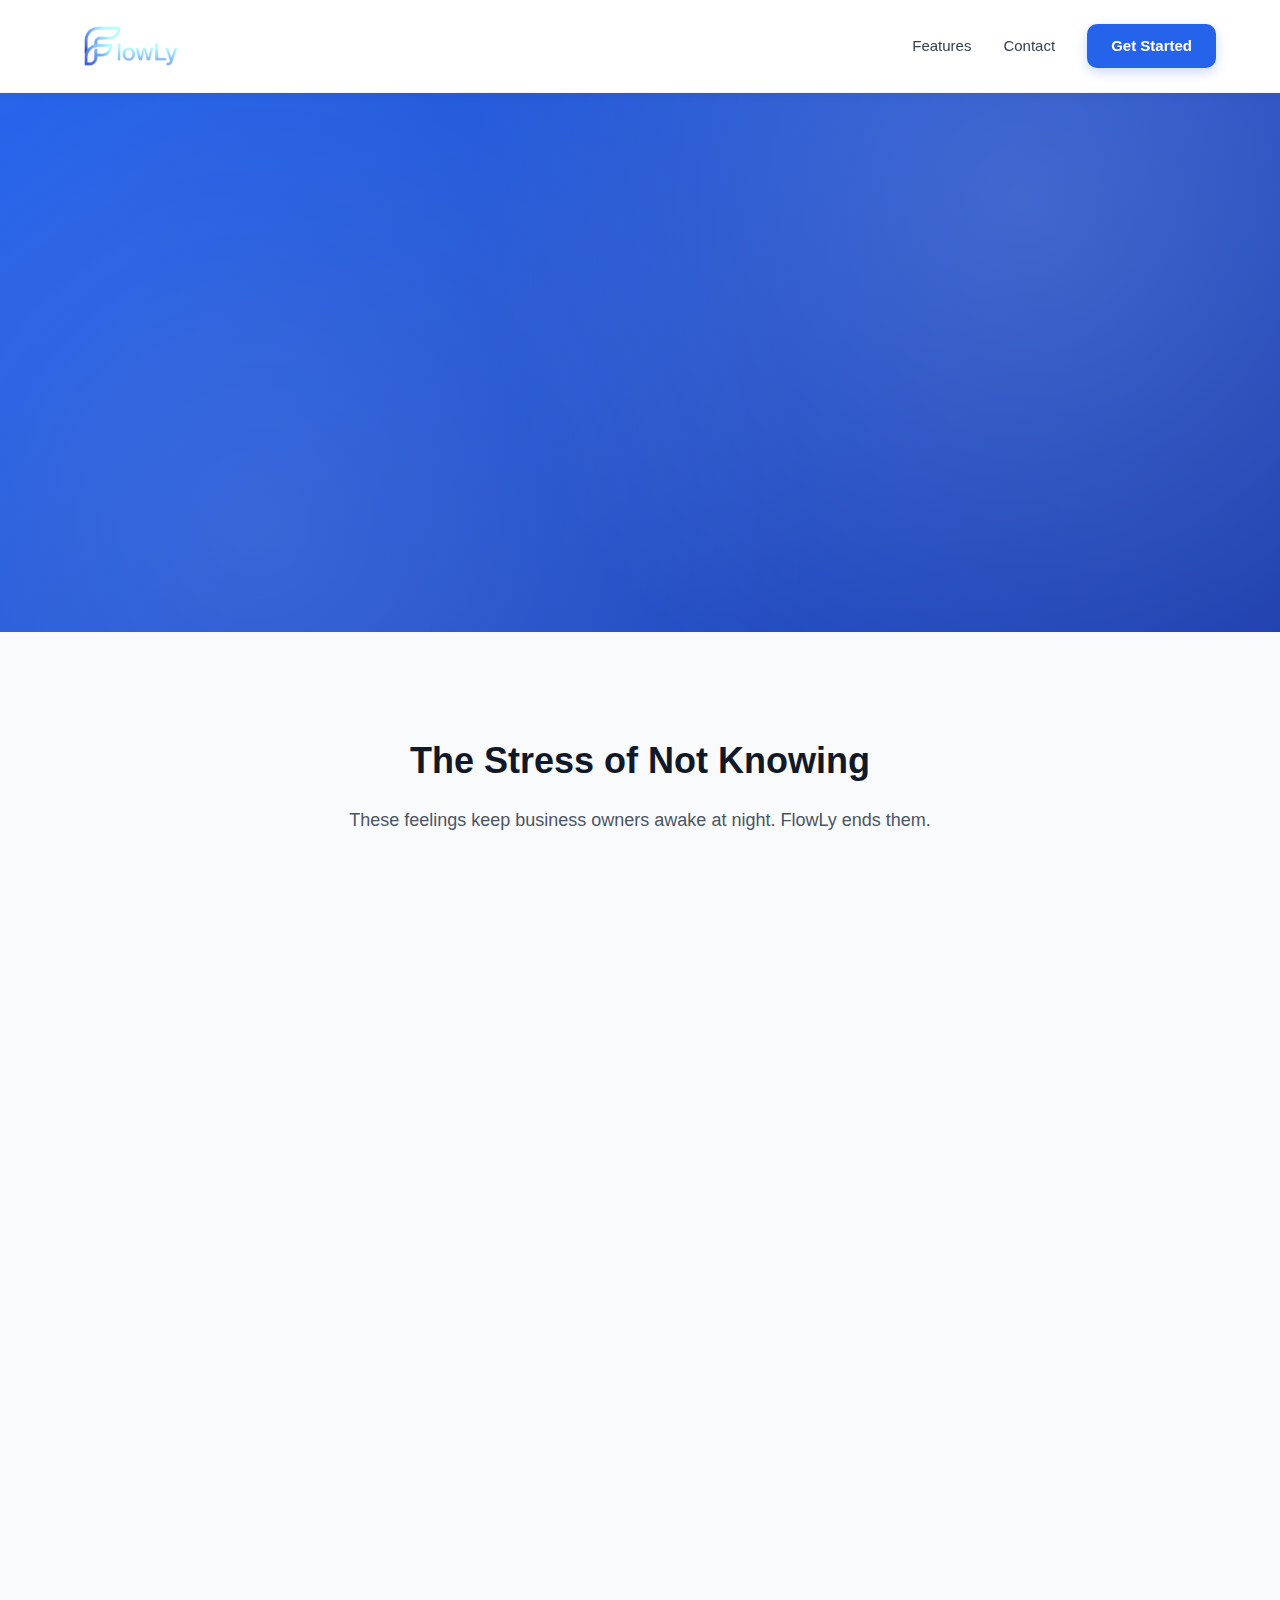
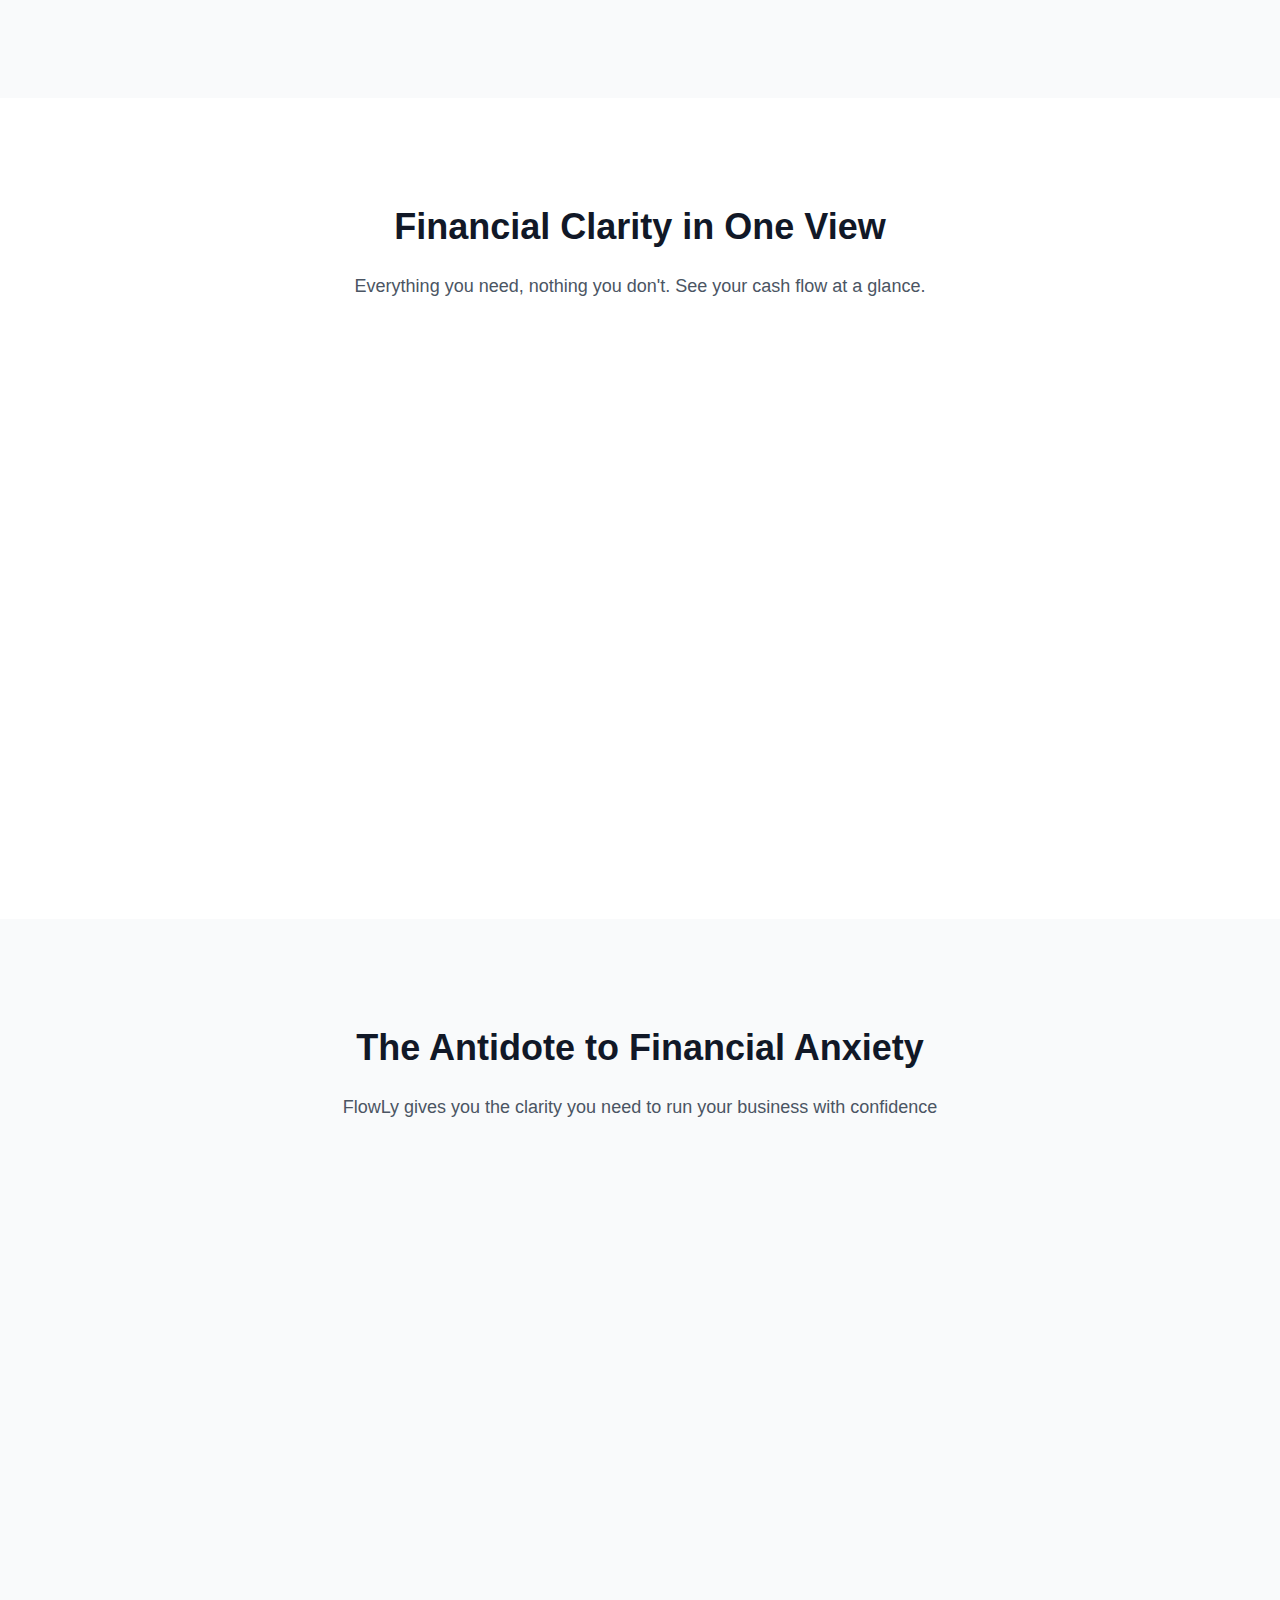
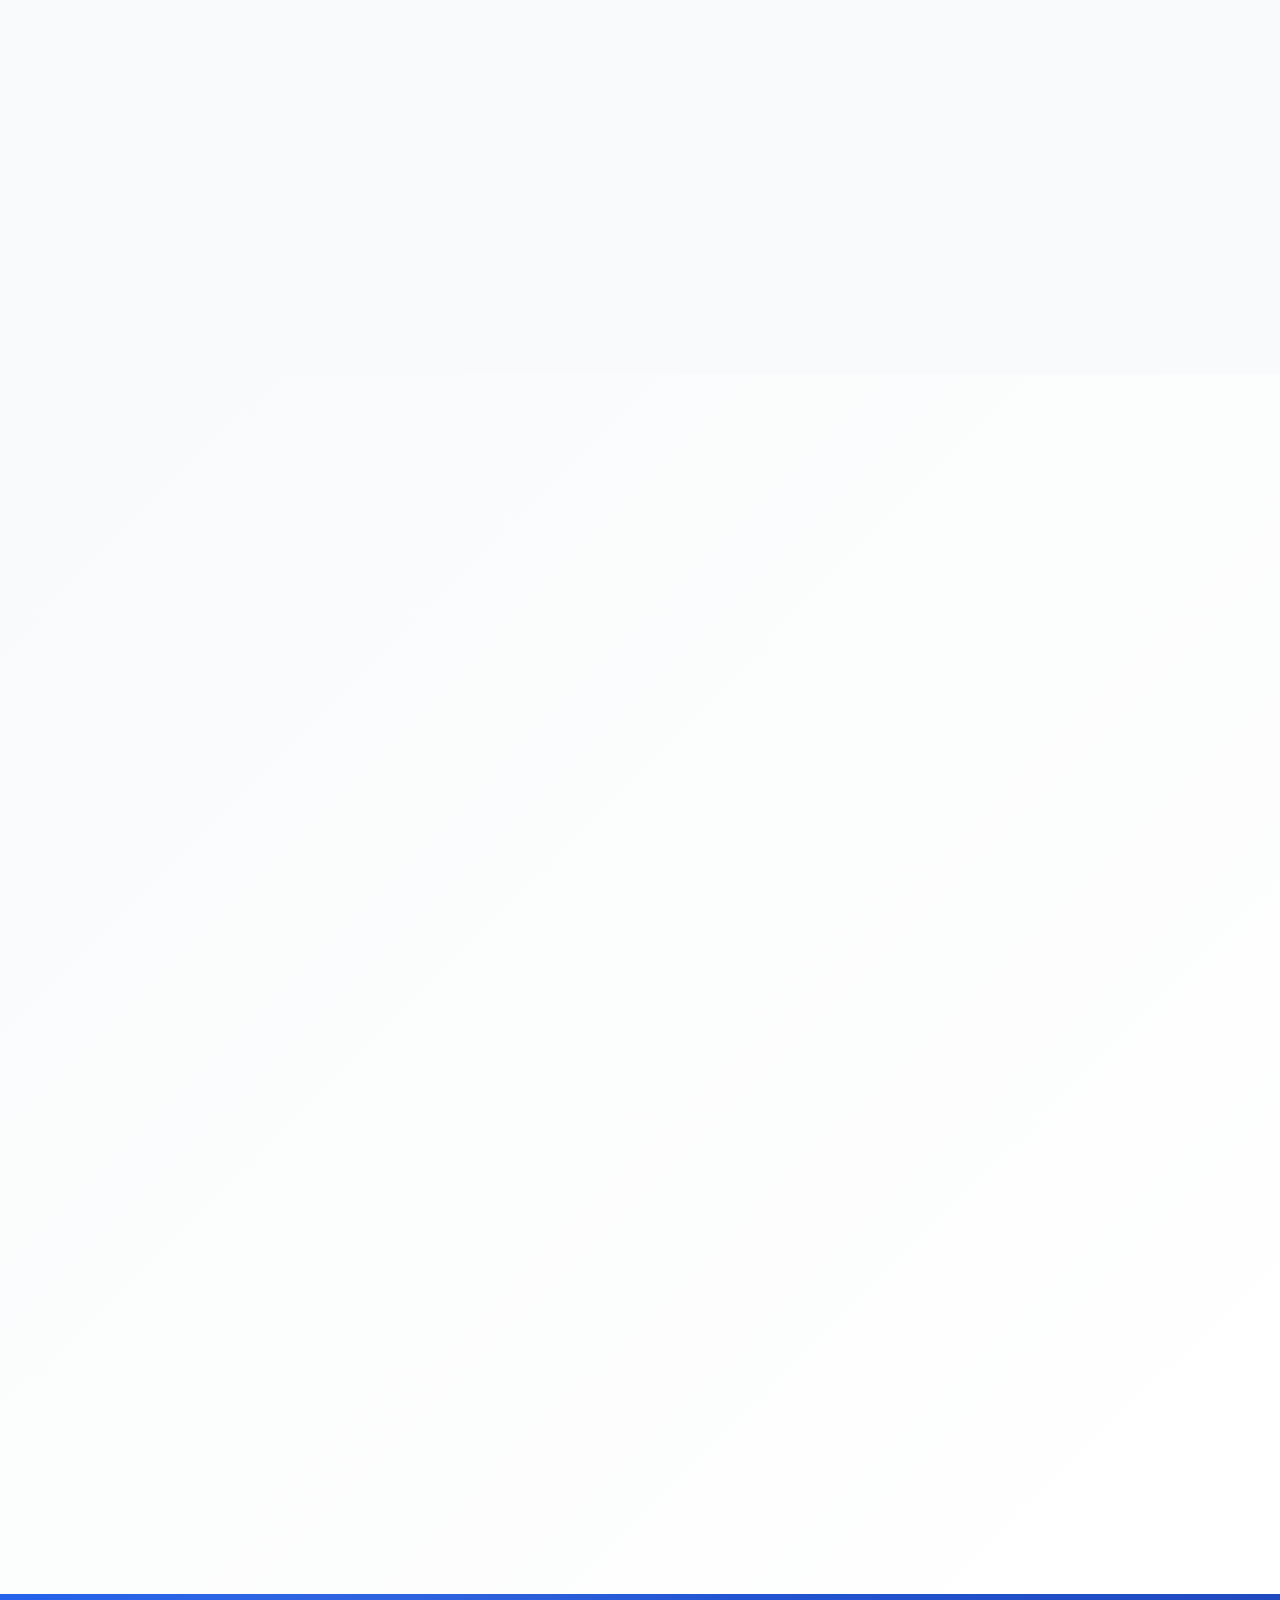
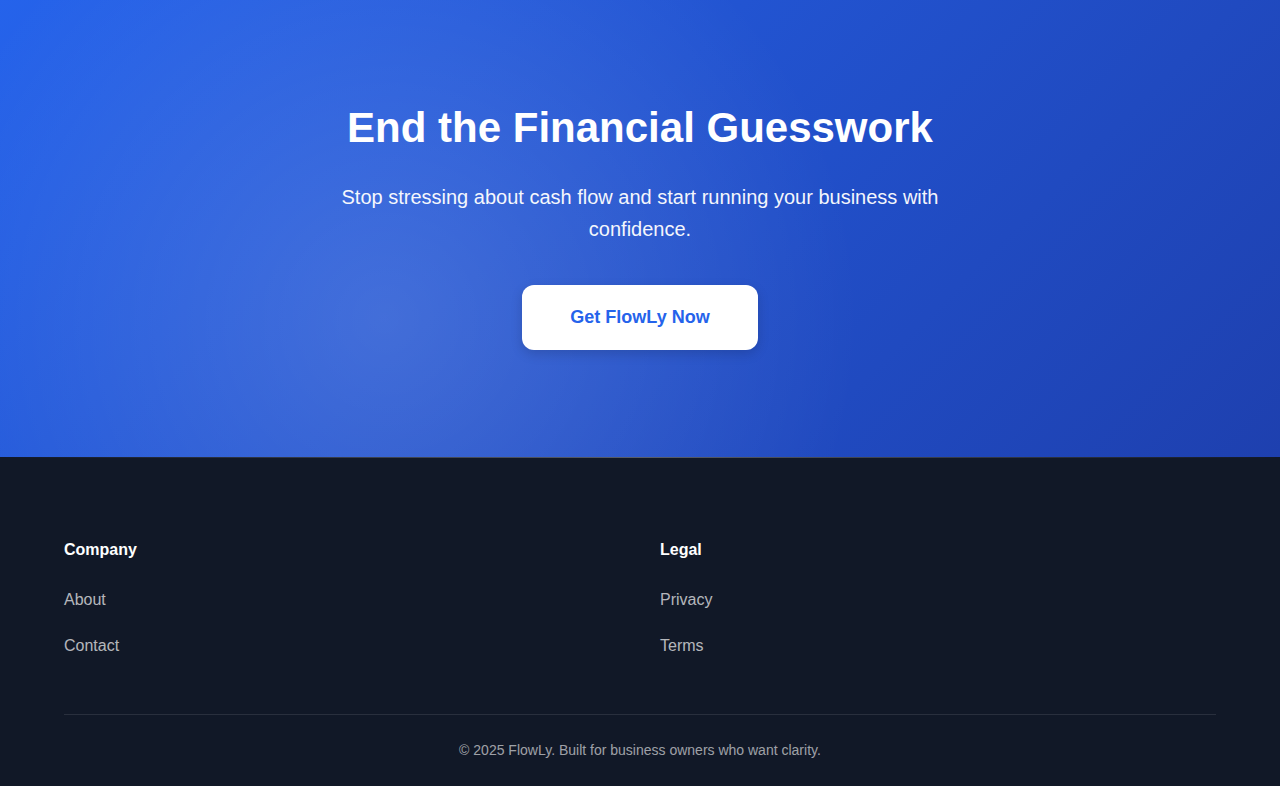
<file: index.html>
<!DOCTYPE html>
<html lang="en">
<head>
  <meta charset="UTF-8">
  <meta name="viewport" content="width=device-width, initial-scale=1.0">
  <title>FlowLy - Simple Cash Flow Forecasting</title>
  <style>
    * {
      margin: 0;
      padding: 0;
      box-sizing: border-box;
      font-family: -apple-system, BlinkMacSystemFont, 'Segoe UI', sans-serif;
    }

    :root {
      --primary: #2563eb;
      --primary-dark: #1e40af;
      --primary-light: #dbeafe;
      --gray-50: #f9fafb;
      --gray-100: #f3f4f6;
      --gray-600: #4b5563;
      --gray-700: #374151;
      --gray-900: #111827;
    }

    body {
      background: white;
      color: var(--gray-900);
      line-height: 1.6;
      overflow-x: hidden;
      perspective: 1000px;
    }

    html {
      scroll-behavior: smooth;
    }

    /* Navigation - Fixed for logo */
    nav {
      background: rgba(255, 255, 255, 0.98);
      backdrop-filter: blur(20px);
      padding: 16px 0; /* Reduced padding */
      border-bottom: 1px solid var(--gray-100);
      position: sticky;
      top: 0;
      z-index: 1000;
      box-shadow: 0 2px 10px rgba(0,0,0,0.05);
      backdrop-filter: 05;
      transition: all 0.3s ease;
    }

    .nav-container {
      max-width: 1200px;
      margin: 0 auto;
      padding: 0 24px;
      display: flex;
      justify-content: space-between;
      align-items: center;
      height: 60px; /* Fixed height for consistency */
    }

    .logo {
      display: flex;
      align-items: center;
      text-decoration: none;
      transition: transform 0.3s ease;
      height: 100px; /* Fixed height for logo container */
    }

    .logo:hover {
      transform: translateY(-1px);
    }

    /* Logo with max-height constraint */
    .logo-img {
      height: 200px; /* Fixed height */
      width: auto; /* Maintain aspect ratio */
      max-width: 200px; /* Maximum width to prevent overflow */
      object-fit: contain;
    }

    /* Hide logo text if using image logo */
    .logo-text {
      display: none;
    }

    .nav-links {
      display: flex;
      gap: 32px;
      align-items: center;
    }

    .nav-links a:not(.nav-btn) {
      color: var(--gray-700);
      text-decoration: none;
      font-weight: 500;
      font-size: 15px;
      transition: all 0.3s cubic-bezier(0.4, 0, 0.2, 1);
      position: relative;
      padding: 8px 0;
    }

    .nav-links a:not(.nav-btn)::after {
      content: '';
      position: absolute;
      width: 0;
      height: 2px;
      bottom: 0;
      left: 0;
      background: var(--primary);
      transition: width 0.3s ease;
    }

    .nav-links a:not(.nav-btn):hover {
      color: var(--primary);
    }

    .nav-links a:not(.nav-btn):hover::after {
      width: 100%;
    }

    /* Navigation Button - Fixed to be visible */
    .nav-btn {
      padding: 10px 24px;
      border-radius: 10px;
      font-weight: 600;
      text-decoration: none;
      cursor: pointer;
      border: none;
      font-size: 15px;
      transition: all 0.3s cubic-bezier(0.4, 0, 0.2, 1);
      display: inline-block;
      position: relative;
      overflow: hidden;
      background: var(--primary);
      color: white;
      box-shadow: 0 4px 12px rgba(37, 99, 235, 0.25);
      white-space: nowrap;
    }

    .nav-btn:hover {
      background: var(--primary-dark);
      transform: translateY(-2px);
      box-shadow: 0 8px 25px rgba(37, 99, 235, 0.35);
    }

    .nav-btn::before {
      content: '';
      position: absolute;
      top: 0;
      left: -100%;
      width: 100%;
      height: 100%;
      background: linear-gradient(90deg, transparent, rgba(255,255,255,0.2), transparent);
      transition: left 0.5s;
    }

    .nav-btn:hover::before {
      left: 100%;
    }

    .btn {
      padding: 12px 24px;
      border-radius: 12px;
      color: white;
      font-weight: 600;
      text-decoration: none;
      cursor: pointer;
      border: none;
      font-size: 15px;
      transition: all 0.3s cubic-bezier(0.4, 0, 0.2, 1);
      display: inline-block;
      position: relative;
      overflow: hidden;
    }

    .btn::before {
      content: '';
      position: absolute;
      top: 0;
      left: -100%;
      width: 100%;
      height: 100%;
      background: linear-gradient(90deg, transparent, rgba(255,255,255,0.2), transparent);
      transition: left 0.5s;
    }

    .btn:hover::before {
      left: 100%;
    }

    .btn-primary {
      background: linear-gradient(135deg, var(--primary), var(--primary-dark));
      color: white;
      box-shadow: 0 4px 12px rgba(37, 99, 235, 0.3);
    }

    .btn-primary:hover {
      transform: translateY(-2px) scale(1.02);
      box-shadow: 0 8px 25px rgba(37, 99, 235, 0.4);
    }

    .btn-outline {
      background: transparent;
      color: var(--primary);
      border: 2px solid var(--primary);
    }

    .btn-outline:hover {
      background: var(--primary-light);
      transform: translateY(-2px);
    }

    /* Hero Section */
    .hero {
      background: linear-gradient(135deg, var(--primary) 0%, var(--primary-dark) 100%);
      color: white;
      padding: 120px 24px;
      text-align: center;
      position: relative;
      overflow: hidden;
    }

    .hero::before {
      content: '';
      position: absolute;
      top: 0;
      left: 0;
      right: 0;
      bottom: 0;
      background: radial-gradient(circle at 20% 80%, rgba(255,255,255,0.1) 0%, transparent 50%),
                  radial-gradient(circle at 80% 20%, rgba(255,255,255,0.15) 0%, transparent 50%);
      pointer-events: none;
    }

    .hero-content {
      max-width: 800px;
      margin: 0 auto;
      position: relative;
      z-index: 1;
    }

    .hero h1 {
      font-size: clamp(40px, 5vw, 56px);
      font-weight: 800;
      margin-bottom: 24px;
      line-height: 1.1;
      opacity: 0;
      transform: translateY(30px);
      animation: fadeInUp 1s 0.2s forwards;
    }

    .hero p {
      font-size: clamp(18px, 2.5vw, 20px);
      margin-bottom: 40px;
      opacity: 0.95;
      opacity: 0;
      transform: translateY(30px);
      animation: fadeInUp 1s 0.4s forwards;
    }

    .hero-buttons {
      display: flex;
      gap: 16px;
      justify-content: center;
      flex-wrap: wrap;
      opacity: 0;
      transform: translateY(30px);
      animation: fadeInUp 1s 0.6s forwards;
    }

    @keyframes fadeInUp {
      to {
        opacity: 1;
        transform: translateY(0);
      }
    }

    .btn-white {
      background: white;
      color: var(--primary);
      box-shadow: 0 4px 12px rgba(0, 0, 0, 0.15);
    }

    .btn-white:hover {
      background: var(--gray-50);
      box-shadow: 0 8px 25px rgba(0, 0, 0, 0.2);
      transform: translateY(-2px) scale(1.02);
    }

    /* Trust Banner */
    .trust-banner {
      background: white;
      padding: 40px 24px;
      border-bottom: 1px solid var(--gray-100);
    }

    .trust-logos {
      max-width: 1200px;
      margin: 0 auto;
      display: flex;
      justify-content: center;
      align-items: center;
      gap: 60px;
      flex-wrap: wrap;
      opacity: 0.6;
    }

    .trust-logos img {
      height: 40px;
      filter: grayscale(100%);
      transition: all 0.4s cubic-bezier(0.4, 0, 0.2, 1);
      transform: translateY(10px);
    }

    .trust-logos img:hover {
      filter: grayscale(0%);
      opacity: 1;
      transform: translateY(-5px) scale(1.1);
    }

    /* Container */
    .container {
      max-width: 1200px;
      margin: 0 auto;
      padding: 0 24px;
    }

    /* Section Titles */
    .section-title {
      text-align: center;
      font-size: clamp(28px, 4vw, 36px);
      font-weight: 700;
      margin-bottom: 16px;
      color: var(--gray-900);
    }

    .section-subtitle {
      text-align: center;
      font-size: clamp(16px, 2vw, 18px);
      color: var(--gray-600);
      margin-bottom: 60px;
      max-width: 600px;
      margin-left: auto;
      margin-right: auto;
    }

    /* Emotional Pain Points Section - Updated with 3D */
    .pain-points {
      padding: 100px 0;
      background: var(--gray-50);
    }

    .pain-grid {
      display: grid;
      grid-template-columns: repeat(auto-fit, minmax(320px, 1fr));
      gap: 32px;
      margin-top: 40px;
    }

    .pain-card {
      background: white;
      padding: 48px 32px;
      border-radius: 20px;
      box-shadow: 0 20px 60px rgba(0, 0, 0, 0.08);
      transition: all 0.4s cubic-bezier(0.4, 0, 0.2, 1);
      border: 1px solid rgba(255, 255, 255, 0.8);
      position: relative;
      overflow: hidden;
      opacity: 0;
      transform: translateY(40px);
      transform-style: preserve-3d;
      perspective: 1000px;
    }

    .pain-card.animated {
      animation: fadeInUp 0.8s forwards;
    }

    .pain-card:nth-child(1) { animation-delay: 0.2s; }
    .pain-card:nth-child(2) { animation-delay: 0.3s; }
    .pain-card:nth-child(3) { animation-delay: 0.4s; }
    .pain-card:nth-child(4) { animation-delay: 0.5s; }
    .pain-card:nth-child(5) { animation-delay: 0.6s; }
    .pain-card:nth-child(6) { animation-delay: 0.7s; }

    .pain-card::before {
      content: '';
      position: absolute;
      top: 0;
      left: 0;
      right: 0;
      height: 4px;
      background: linear-gradient(90deg, #ef4444, #f97316, #2563eb);
      opacity: 0;
      transition: opacity 0.3s ease;
    }

    .pain-card:hover::before {
      opacity: 1;
    }

    .pain-card:hover {
      transform: translateY(-12px) rotateX(5deg) rotateY(5deg);
      box-shadow: 0 30px 80px rgba(0, 0, 0, 0.15),
                  0 0 0 1px rgba(37, 99, 235, 0.1);
    }

    .pain-icon {
      width: 64px;
      height: 64px;
      background: linear-gradient(135deg, #ef4444, #f97316);
      border-radius: 16px;
      display: flex;
      align-items: center;
      justify-content: center;
      color: white;
      margin-bottom: 24px;
      box-shadow: 0 8px 24px rgba(239, 68, 68, 0.3);
      transition: transform 0.3s ease;
      transform-style: preserve-3d;
    }

    .pain-card:hover .pain-icon {
      transform: rotateY(15deg) rotateX(10deg) scale(1.1);
      box-shadow: 0 12px 32px rgba(239, 68, 68, 0.4);
    }

    .pain-icon svg {
      width: 32px;
      height: 32px;
      fill: white;
    }

    .pain-card h3 {
      font-size: 22px;
      margin-bottom: 16px;
      color: var(--gray-900);
      font-weight: 600;
      line-height: 1.3;
    }

    .pain-card p {
      color: var(--gray-600);
      line-height: 1.7;
      font-size: 15px;
    }

    /* Screenshot Section */
    .screenshot-section {
      padding: 100px 0;
      background: white;
    }

    .screenshot-container {
      max-width: 1000px;
      margin: 40px auto 0;
      border-radius: 24px;
      overflow: hidden;
      box-shadow: 0 30px 100px rgba(0, 0, 0, 0.2);
      position: relative;
      transition: transform 0.5s ease;
      opacity: 0;
      transform: translateY(40px);
    }

    .screenshot-container.animated {
      animation: fadeInUp 1s forwards;
    }

    .screenshot-container:hover {
      transform: translateY(-8px) scale(1.02);
    }

    .screenshot-container img {
      width: 100%;
      height: auto;
      display: block;
      transition: transform 0.5s ease;
    }

    .screenshot-container:hover img {
      transform: scale(1.05);
    }

    /* Features Section - Updated with 3D */
    .features {
      padding: 100px 0;
      background: var(--gray-50);
    }

    .feature-grid {
      display: grid;
      grid-template-columns: repeat(auto-fit, minmax(320px, 1fr));
      gap: 40px;
      margin-top: 60px;
    }

    .feature-item {
      text-align: center;
      padding: 40px 24px;
      background: white;
      border-radius: 20px;
      box-shadow: 0 10px 40px rgba(0, 0, 0, 0.08);
      transition: all 0.4s cubic-bezier(0.4, 0, 0.2, 1);
      border: 1px solid rgba(255, 255, 255, 0.8);
      position: relative;
      overflow: hidden;
      opacity: 0;
      transform: translateY(40px);
      transform-style: preserve-3d;
      perspective: 1000px;
    }

    .feature-item.animated {
      animation: fadeInUp 0.8s forwards;
    }

    .feature-item:nth-child(1) { animation-delay: 0.2s; }
    .feature-item:nth-child(2) { animation-delay: 0.3s; }
    .feature-item:nth-child(3) { animation-delay: 0.4s; }
    .feature-item:nth-child(4) { animation-delay: 0.5s; }
    .feature-item:nth-child(5) { animation-delay: 0.6s; }
    .feature-item:nth-child(6) { animation-delay: 0.7s; }

    .feature-item::before {
      content: '';
      position: absolute;
      top: 0;
      left: 0;
      right: 0;
      height: 4px;
      background: linear-gradient(90deg, var(--primary), var(--primary-light));
      transform: scaleX(0);
      transition: transform 0.4s ease;
    }

    .feature-item:hover::before {
      transform: scaleX(1);
    }

    .feature-item:hover {
      transform: translateY(-10px) rotateX(5deg) rotateY(-5deg);
      box-shadow: 0 25px 60px rgba(0, 0, 0, 0.15),
                  0 0 0 1px rgba(37, 99, 235, 0.1);
    }

    .feature-icon {
      width: 80px;
      height: 80px;
      background: linear-gradient(135deg, var(--primary), var(--primary-dark));
      border-radius: 20px;
      display: flex;
      align-items: center;
      justify-content: center;
      margin: 0 auto 28px;
      box-shadow: 0 12px 32px rgba(37, 99, 235, 0.4);
      transition: all 0.3s ease;
      transform-style: preserve-3d;
    }

    .feature-item:hover .feature-icon {
      transform: rotateY(180deg) scale(1.1);
      box-shadow: 0 16px 40px rgba(37, 99, 235, 0.5);
    }

    .feature-icon svg {
      width: 40px;
      height: 40px;
      fill: white;
      transition: transform 0.3s ease;
    }

    .feature-item:hover .feature-icon svg {
      transform: scale(1.1);
    }

    .feature-item h3 {
      font-size: 24px;
      margin-bottom: 16px;
      color: var(--gray-900);
    }

    .feature-item p {
      color: var(--gray-600);
      font-size: 16px;
      line-height: 1.7;
    }

    /* Testimonials Section */
    .testimonials {
      padding: 100px 0;
      background: white;
    }

    .testimonial-grid {
      display: grid;
      grid-template-columns: repeat(auto-fit, minmax(350px, 1fr));
      gap: 32px;
      margin-top: 60px;
    }

    .testimonial-card {
      background: white;
      padding: 40px;
      border-radius: 20px;
      box-shadow: 0 20px 60px rgba(0, 0, 0, 0.08);
      border: 1px solid rgba(37, 99, 235, 0.1);
      position: relative;
      overflow: hidden;
      transition: all 0.4s cubic-bezier(0.4, 0, 0.2, 1);
      opacity: 0;
      transform: translateY(40px);
    }

    .testimonial-card.animated {
      animation: fadeInUp 0.8s forwards;
    }

    .testimonial-card:nth-child(1) { animation-delay: 0.2s; }
    .testimonial-card:nth-child(2) { animation-delay: 0.3s; }
    .testimonial-card:nth-child(3) { animation-delay: 0.4s; }

    .testimonial-card:hover {
      transform: translateY(-12px);
      box-shadow: 0 30px 80px rgba(0, 0, 0, 0.15);
      border-color: var(--primary);
    }

    .testimonial-card::before {
      content: '"';
      position: absolute;
      top: 20px;
      right: 30px;
      font-size: 120px;
      color: var(--primary-light);
      font-family: serif;
      opacity: 0.3;
      line-height: 1;
    }

    .testimonial-text {
      font-size: 18px;
      line-height: 1.7;
      color: var(--gray-700);
      margin-bottom: 30px;
      font-style: italic;
      position: relative;
      z-index: 1;
    }

    .testimonial-author {
      display: flex;
      align-items: center;
      gap: 16px;
    }

    .author-avatar {
      width: 56px;
      height: 56px;
      background: linear-gradient(135deg, var(--primary), var(--primary-dark));
      border-radius: 50%;
      display: flex;
      align-items: center;
      justify-content: center;
      color: white;
      font-weight: 700;
      font-size: 20px;
      box-shadow: 0 4px 12px rgba(37, 99, 235, 0.3);
    }

    .author-info h4 {
      font-size: 18px;
      font-weight: 700;
      color: var(--gray-900);
      margin-bottom: 4px;
    }

    .author-info p {
      font-size: 14px;
      color: var(--gray-600);
    }

    .company-tag {
      display: inline-block;
      padding: 4px 12px;
      background: var(--primary-light);
      color: var(--primary-dark);
      border-radius: 6px;
      font-size: 12px;
      font-weight: 600;
      margin-top: 4px;
    }

    /* Pricing Section - At bottom */
    .pricing {
      padding: 100px 0;
      background: linear-gradient(135deg, var(--gray-50) 0%, white 100%);
    }

    .pricing-card {
      max-width: 600px;
      margin: 60px auto 0;
      background: white;
      border-radius: 28px;
      padding: 60px 40px;
      text-align: center;
      color: var(--gray-900);
      box-shadow: 0 30px 100px rgba(0, 0, 0, 0.15);
      position: relative;
      overflow: hidden;
      transition: all 0.5s ease;
      border: 2px solid var(--primary-light);
      opacity: 0;
      transform: translateY(40px);
    }

    .pricing-card.animated {
      animation: fadeInUp 1s 0.8s forwards;
    }

    .pricing-card:hover {
      transform: translateY(-10px) scale(1.02);
      box-shadow: 0 40px 120px rgba(0, 0, 0, 0.2);
    }

    .plan-name {
      font-size: 36px;
      font-weight: 800;
      margin-bottom: 20px;
      color: var(--gray-900);
    }

    .plan-price {
      font-size: clamp(56px, 10vw, 72px);
      font-weight: 900;
      margin-bottom: 12px;
      letter-spacing: -2px;
      color: var(--gray-900);
      line-height: 1;
    }

    .plan-price span {
      font-size: 0.3em;
      font-weight: 500;
      vertical-align: top;
      color: var(--gray-600);
    }

    .plan-description {
      font-size: 18px;
      margin-bottom: 40px;
      color: var(--gray-600);
      font-weight: 500;
    }

    .plan-features {
      list-style: none;
      margin-bottom: 40px;
      text-align: left;
      max-width: 400px;
      margin-left: auto;
      margin-right: auto;
    }

    .plan-features li {
      padding: 18px 0;
      border-bottom: 1px solid var(--gray-100);
      display: flex;
      align-items: center;
      gap: 16px;
      font-size: 16px;
      font-weight: 500;
      transition: all 0.3s ease;
      color: var(--gray-700);
    }

    .plan-features li:hover {
      padding-left: 12px;
      color: var(--gray-900);
    }

    .checkmark {
      font-weight: bold;
      font-size: 22px;
      min-width: 24px;
      color: #10b981;
    }

    /* CTA Section */
    .cta {
      background: linear-gradient(135deg, var(--primary) 0%, var(--primary-dark) 100%);
      color: white;
      padding: 100px 24px;
      text-align: center;
      position: relative;
      overflow: hidden;
    }

    .cta::before {
      content: '';
      position: absolute;
      top: 0;
      left: 0;
      right: 0;
      bottom: 0;
      background: radial-gradient(circle at 30% 70%, rgba(255,255,255,0.15) 0%, transparent 50%);
      pointer-events: none;
    }

    .cta-content {
      position: relative;
      z-index: 1;
    }

    .cta h2 {
      font-size: clamp(36px, 5vw, 42px);
      font-weight: 800;
      margin-bottom: 20px;
    }

    .cta p {
      font-size: clamp(18px, 2.5vw, 20px);
      margin-bottom: 40px;
      opacity: 0.95;
      max-width: 600px;
      margin-left: auto;
      margin-right: auto;
    }

    /* Footer */
    footer {
      background: var(--gray-900);
      color: white;
      padding: 80px 24px 24px;
      position: relative;
    }

    footer::before {
      content: '';
      position: absolute;
      top: 0;
      left: 0;
      right: 0;
      height: 1px;
      background: linear-gradient(90deg, transparent, rgba(255,255,255,0.3), transparent);
    }

    .footer-content {
      max-width: 1200px;
      margin: 0 auto;
      display: grid;
      grid-template-columns: repeat(auto-fit, minmax(220px, 1fr));
      gap: 40px;
      margin-bottom: 40px;
    }

    .footer-section h4 {
      margin-bottom: 20px;
      font-size: 16px;
      font-weight: 700;
      color: white;
    }

    .footer-section ul {
      list-style: none;
    }

    .footer-section li {
      margin-bottom: 12px;
    }

    .footer-section a {
      color: rgba(255, 255, 255, 0.7);
      text-decoration: none;
      transition: all 0.3s ease;
      display: block;
      padding: 4px 0;
    }

    .footer-section a:hover {
      color: var(--primary);
      transform: translateX(8px);
    }

    .footer-bottom {
      border-top: 1px solid rgba(255, 255, 255, 0.1);
      padding-top: 24px;
      text-align: center;
      color: rgba(255, 255, 255, 0.6);
      font-size: 14px;
    }

    /* Responsive Design */
    @media (max-width: 768px) {
      .nav-links {
        display: none;
      }

      .logo-img {
        height: 35px; /* Slightly smaller on mobile */
        max-width: 180px;
      }

      .hero {
        padding: 80px 20px;
      }

      .hero-buttons {
        flex-direction: column;
        align-items: center;
      }

      .hero-buttons .btn {
        width: 100%;
        max-width: 300px;
      }

      .trust-logos {
        gap: 30px;
        flex-direction: column;
      }

      .trust-logos img {
        height: 32px;
      }

      .feature-grid,
      .pain-grid,
      .testimonial-grid {
        grid-template-columns: 1fr;
      }

      .pricing-card {
        margin-top: 40px;
        padding: 40px 24px;
      }

      .testimonial-card {
        padding: 30px 24px;
      }
    }

    /* Mobile nav toggle - simplified */
    @media (max-width: 768px) {
      .nav-container {
        flex-direction: column;
        gap: 15px;
        height: auto;
        padding: 15px 20px;
      }
    }

    /* Extra small screens */
    @media (max-width: 480px) {
      .logo-img {
        height: 30px;
        max-width: 150px;
      }
    }
  </style>
</head>
<body>
  <!-- Navigation -->
  <nav>
    <div class="nav-container">
      <a href="#" class="logo">
        <!-- Replace src with your actual logo image -->
        <img src="logo.png" alt="FlowLy" class="logo-img">
      </a>
      <div class="nav-links">
        <a href="#features">Features</a>
        <a href="contact.html">Contact</a>
        <a href="#pricing" class="nav-btn">Get Started</a>
      </div>
    </div>
  </nav>

  <!-- Hero Section -->
  <section class="hero">
    <div class="hero-content">
      <h1>Stop the 3 AM Worry About Cash</h1>
      <p>FlowLy shows you exactly where your money is going, so you can run your business with confidence instead of anxiety.</p>
      <div class="hero-buttons">
        <a href="#features" class="btn btn-white">See How It Works</a>
      </div>
    </div>
  </section>

  <!-- Emotional Pain Points Section -->
  <section class="pain-points">
    <div class="container">
      <h2 class="section-title">The Stress of Not Knowing</h2>
      <p class="section-subtitle">These feelings keep business owners awake at night. FlowLy ends them.</p>
      
      <div class="pain-grid">
        <div class="pain-card">
          <div class="pain-icon">
            <svg xmlns="http://www.w3.org/2000/svg" viewBox="0 0 24 24">
              <path d="M12 2C6.48 2 2 6.48 2 12s4.48 10 10 10 10-4.48 10-10S17.52 2 12 2zm1 15h-2v-6h2v6zm0-8h-2V7h2v2z"/>
            </svg>
          </div>
          <h3>"Will I Make Payroll This Month?"</h3>
          <p>That sickening feeling when you're not sure if you can pay your team. The stress of checking your bank balance every day.</p>
        </div>
        
        <div class="pain-card">
          <div class="pain-icon">
            <svg xmlns="http://www.w3.org/2000/svg" viewBox="0 0 24 24">
              <path d="M19 3H5c-1.1 0-2 .9-2 2v14c0 1.1.9 2 2 2h14c1.1 0 2-.9 2-2V5c0-1.1-.9-2-2-2zm-5 14H7v-2h7v2zm3-4H7v-2h10v2zm0-4H7V7h10v2z"/>
            </svg>
          </div>
          <h3>Surprise Cash Shortfalls</h3>
          <p>Thinking you're profitable on paper, then realizing you don't have enough in the bank to cover an unexpected expense.</p>
        </div>
        
        <div class="pain-card">
          <div class="pain-icon">
            <svg xmlns="http://www.w3.org/2000/svg" viewBox="0 0 24 24">
              <path d="M14 2H6c-1.1 0-1.99.9-1.99 2L4 20c0 1.1.89 2 1.99 2H18c1.1 0 2-.9 2-2V8l-6-6zm2 16H8v-2h8v2zm0-4H8v-2h8v2zm-3-5V3.5L18.5 9H13z"/>
            </svg>
          </div>
          <h3>The Spreadsheet Nightmare</h3>
          <p>Wasting hours updating complex sheets that break when you change one cell. Formulas you don't understand, errors you don't catch.</p>
        </div>
        
        <div class="pain-card">
          <div class="pain-icon">
            <svg xmlns="http://www.w3.org/2000/svg" viewBox="0 0 24 24">
              <path d="M11.99 2C6.47 2 2 6.48 2 12s4.47 10 9.99 10C17.52 22 22 17.52 22 12S17.52 2 11.99 2zM12 20c-4.42 0-8-3.58-8-8s3.58-8 8-8 8 3.58 8 8-3.58 8-8 8zm.5-13H11v6l5.25 3.15.75-1.23-4.5-2.67z"/>
            </svg>
          </div>
          <h3>Late Payments Killing You</h3>
          <p>Chasing overdue invoices while bills pile up. The frustration of client payments arriving weeks late, throwing everything off.</p>
        </div>
        
        <div class="pain-card">
          <div class="pain-icon">
            <svg xmlns="http://www.w3.org/2000/svg" viewBox="0 0 24 24">
              <path d="M19 3h-4.18C14.4 1.84 13.3 1 12 1c-1.3 0-2.4.84-2.82 2H5c-1.1 0-2 .9-2 2v14c0 1.1.9 2 2 2h14c1.1 0 2-.9 2-2V5c0-1.1-.9-2-2-2zm-7 0c.55 0 1 .45 1 1s-.45 1-1 1-1-.45-1-1 .45-1 1-1zm2 14H7v-2h7v2zm3-4H7v-2h10v2zm0-4H7V7h10v2z"/>
            </svg>
          </div>
          <h3>Overwhelmed by Complexity</h3>
          <p>Accounting software with hundreds of features you never use. Complex interfaces that require training just to do basic tracking.</p>
        </div>
        
        <div class="pain-card">
          <div class="pain-icon">
            <svg xmlns="http://www.w3.org/2000/svg" viewBox="0 0 24 24">
              <path d="M11.99 2C6.47 2 2 6.48 2 12s4.47 10 9.99 10C17.52 22 22 17.52 22 12S17.52 2 11.99 2zM12 20c-4.42 0-8-3.58-8-8s3.58-8 8-8 8 3.58 8 8-3.58 8-8 8zm-.22-13h.06c2.76.46 4.94 2.64 5.4 5.4.04.28-.19.5-.47.5h-.06c-.28 0-.5-.22-.5-.5-.4-2.39-2.3-4.29-4.69-4.69-.28-.04-.5-.26-.5-.5v-.06c0-.28.22-.5.5-.5z"/>
            </svg>
          </div>
          <h3>No Time for Financial Clarity</h3>
          <p>Running your business leaves no bandwidth for proper financial analysis. You're flying blind, making decisions without real data.</p>
        </div>
      </div>
    </div>
  </section>

  <!-- Screenshot Section -->
  <section class="screenshot-section">
    <div class="container">
      <h2 class="section-title">Financial Clarity in One View</h2>
      <p class="section-subtitle">Everything you need, nothing you don't. See your cash flow at a glance.</p>
      <div class="screenshot-container">
        <img src="moneyInOut.png" alt="FlowLy Clean Dashboard">
      </div>
    </div>
  </section>

  <!-- Features Section -->
  <section id="features" class="features">
    <div class="container">
      <h2 class="section-title">The Antidote to Financial Anxiety</h2>
      <p class="section-subtitle">FlowLy gives you the clarity you need to run your business with confidence</p>
      
      <div class="feature-grid">
        <div class="feature-item">
          <div class="feature-icon">
            <svg xmlns="http://www.w3.org/2000/svg" viewBox="0 0 24 24">
              <path d="M16 6l2.29 2.29-4.88 4.88-4-4L2 16.59 3.41 18l6-6 4 4 6.3-6.29L22 12V6z"/>
            </svg>
          </div>
          <h3>Live Cash Flow Graphs</h3>
          <p>Visual, real-time graphs that show exactly where your money is coming from and going to. No more guessing games.</p>
        </div>
        
        <div class="feature-item">
          <div class="feature-icon">
            <svg xmlns="http://www.w3.org/2000/svg" viewBox="0 0 24 24">
              <path d="M20 4H4c-1.11 0-1.99.89-1.99 2L2 18c0 1.11.89 2 2 2h16c1.11 0 2-.89 2-2V6c0-1.11-.89-2-2-2zm0 14H4v-6h16v6zm0-10H4V6h16v2z"/>
            </svg>
          </div>
          <h3>Smart Invoice Tracking</h3>
          <p>See which invoices are paid, pending, or overdue at a glance. Automated reminders keep cash flowing.</p>
        </div>
        
        <div class="feature-item">
          <div class="feature-icon">
            <svg xmlns="http://www.w3.org/2000/svg" viewBox="0 0 24 24">
              <path d="M13 10h-2V6h2v4zm0 4h-2v-2h2v2zm9-8c0-1.1-.9-2-2-2H4c-1.1 0-2 .9-2 2v12c0 1.1.9 2 2 2h16c1.1 0 2-.9 2-2V6zm-2 0l-8 5-8-5h16zm0 12H4V8l8 5 8-5v10z"/>
            </svg>
          </div>
          <h3>60-Second Updates</h3>
          <p>Add income and expenses in seconds. Bank-level security with none of the bank's complexity.</p>
        </div>
        
        <div class="feature-item">
          <div class="feature-icon">
            <svg xmlns="http://www.w3.org/2000/svg" viewBox="0 0 24 24">
              <path d="M9.01 14H2v2h7.01v3L13 15l-3.99-4v3zm5.98-1v-3H22V8h-7.01V5L11 9l3.99 4z"/>
            </svg>
          </div>
          <h3>Accurate 30-Day Forecast</h3>
          <p>See your cash position weeks ahead. Plan with confidence knowing what's coming.</p>
        </div>
        
        <div class="feature-item">
          <div class="feature-icon">
            <svg xmlns="http://www.w3.org/2000/svg" viewBox="0 0 24 24">
              <path d="M19 3H5c-1.1 0-2 .9-2 2v14c0 1.1.9 2 2 2h14c1.1 0 2-.9 2-2V5c0-1.1-.9-2-2-2zM9 17H7v-7h2v7zm4 0h-2V7h2v10zm4 0h-2v-4h2v4z"/>
            </svg>
          </div>
          <h3>Real-Time Financial Health</h3>
          <p>Current balance, receivables, payables—all calculated instantly from your actual business activity.</p>
        </div>
        
        <div class="feature-item">
          <div class="feature-icon">
            <svg xmlns="http://www.w3.org/2000/svg" viewBox="0 0 24 24">
              <path d="M12 12c2.21 0 4-1.79 4-4s-1.79-4-4-4-4 1.79-4 4 1.79 4 4 4zm0 2c-2.67 0-8 1.34-8 4v2h16v-2c0-2.66-5.33-4-8-4z"/>
            </svg>
          </div>
          <h3>Built for Business Owners</h3>
          <p>No accounting degree required. Plain language, intuitive design, zero financial jargon.</p>
        </div>
      </div>
    </div>
  </section>

  <!-- Pricing Section -->
  <section id="pricing" class="pricing">
    <div class="container">
      <div class="pricing-card">
        <div class="plan-name">FlowLy</div>
        <p class="plan-description">Everything you need for cash flow clarity.</p>
        <ul class="plan-features">
          <li><span class="checkmark">✓</span> Live cash-flow graphs & reporting</li>
          <li><span class="checkmark">✓</span> Smart invoice tracking with reminders</li>
          <li><span class="checkmark">✓</span> Simple income/expense management</li>
          <li><span class="checkmark">✓</span> Accurate 30-day cash predictions</li>
          <li><span class="checkmark">✓</span> Real-time financial health dashboard</li>
          <li><span class="checkmark">✓</span> Mobile-friendly & always accessible</li>
          <li><span class="checkmark">✓</span> All future updates included</li>
          <li><span class="checkmark">✓</span> Priority email support</li>
        </ul>
        <a href="login.html" class="btn btn-primary" style="font-size: 18px; padding: 18px 48px;">Get Started Now</a>
      </div>
    </div>
  </section>

  <!-- CTA Section -->
  <section class="cta">
    <div class="container">
      <div class="cta-content">
        <h2>End the Financial Guesswork</h2>
        <p>Stop stressing about cash flow and start running your business with confidence.</p>
        <a href="#pricing" class="btn btn-white" style="font-size: 18px; padding: 18px 48px;">Get FlowLy Now</a>
      </div>
    </div>
  </section>

  <!-- Footer -->
  <footer>
    <div class="container">
      <div class="footer-content">
        
        <div class="footer-section">
          <h4>Company</h4>
          <ul>
            <li><a href="about.html">About</a></li>
            <li><a href="contact.html">Contact</a></li>
          </ul>
        </div>
        
        <div class="footer-section">
          <h4>Legal</h4>
          <ul>
            <li><a href="privacy.html">Privacy</a></li>
            <li><a href="terms.html">Terms</a></li>
          </ul>
        </div>
      </div>
      
      <div class="footer-bottom">
        <p>&copy; 2025 FlowLy. Built for business owners who want clarity.</p>
      </div>
    </div>
  </footer>

  <script>
    // Enhanced 3D effects on mouse move
    document.addEventListener('DOMContentLoaded', function() {
      // Scroll animation trigger
      const observerOptions = {
        threshold: 0.1,
        rootMargin: '0px 0px -50px 0px'
      };

      const observer = new IntersectionObserver((entries) => {
        entries.forEach(entry => {
          if (entry.isIntersecting) {
            entry.target.classList.add('animated');
          }
        });
      }, observerOptions);

      // Observe elements
      document.querySelectorAll('.pain-card, .feature-item, .screenshot-container, .pricing-card, .testimonial-card').forEach(el => {
        observer.observe(el);
      });

      // Enhanced 3D effect on mouse move
      const cards = document.querySelectorAll('.pain-card, .feature-item');
      
      document.addEventListener('mousemove', function(e) {
        cards.forEach(card => {
          const rect = card.getBoundingClientRect();
          const x = e.clientX - rect.left;
          const y = e.clientY - rect.top;
          
          const centerX = rect.width / 2;
          const centerY = rect.height / 2;
          
          // Calculate rotation based on mouse position
          const rotateY = (x - centerX) / 25;
          const rotateX = (centerY - y) / 25;
          
          // Apply 3D rotation
          card.style.transform = `perspective(1000px) rotateX(${rotateX}deg) rotateY(${rotateY}deg) translateY(-${Math.abs(rotateX * 0.5)}px)`;
          
          // Add depth effect with shadows
          const shadowX = rotateY * 2;
          const shadowY = rotateX * 2;
          const shadowBlur = 30 + Math.abs(rotateX * 2);
          
          if (card.classList.contains('pain-card')) {
            card.style.boxShadow = `
              ${shadowX}px ${shadowY}px ${shadowBlur}px rgba(0, 0, 0, 0.15),
              0 0 0 1px rgba(37, 99, 235, 0.1)
            `;
          } else {
            card.style.boxShadow = `
              ${shadowX}px ${shadowY}px ${shadowBlur}px rgba(0, 0, 0, 0.15),
              0 0 0 1px rgba(37, 99, 235, 0.1)
            `;
          }
        });
      });

      // Reset cards when mouse leaves
      document.addEventListener('mouseleave', function() {
        cards.forEach(card => {
          card.style.transform = 'perspective(1000px) rotateX(0) rotateY(0)';
          card.style.boxShadow = '';
        });
      });

      // Add smooth transition back to normal when mouse leaves card
      cards.forEach(card => {
        card.addEventListener('mouseleave', function() {
          this.style.transition = 'transform 0.5s ease, box-shadow 0.5s ease';
          this.style.transform = 'perspective(1000px) rotateX(0) rotateY(0) translateY(0)';
          
          if (this.classList.contains('pain-card')) {
            this.style.boxShadow = '0 20px 60px rgba(0, 0, 0, 0.08)';
          } else {
            this.style.boxShadow = '0 10px 40px rgba(0, 0, 0, 0.08)';
          }
          
          // Reset transition after animation
          setTimeout(() => {
            this.style.transition = '';
          }, 500);
        });
      });
    });
  </script>
</body>
</html>
</file>
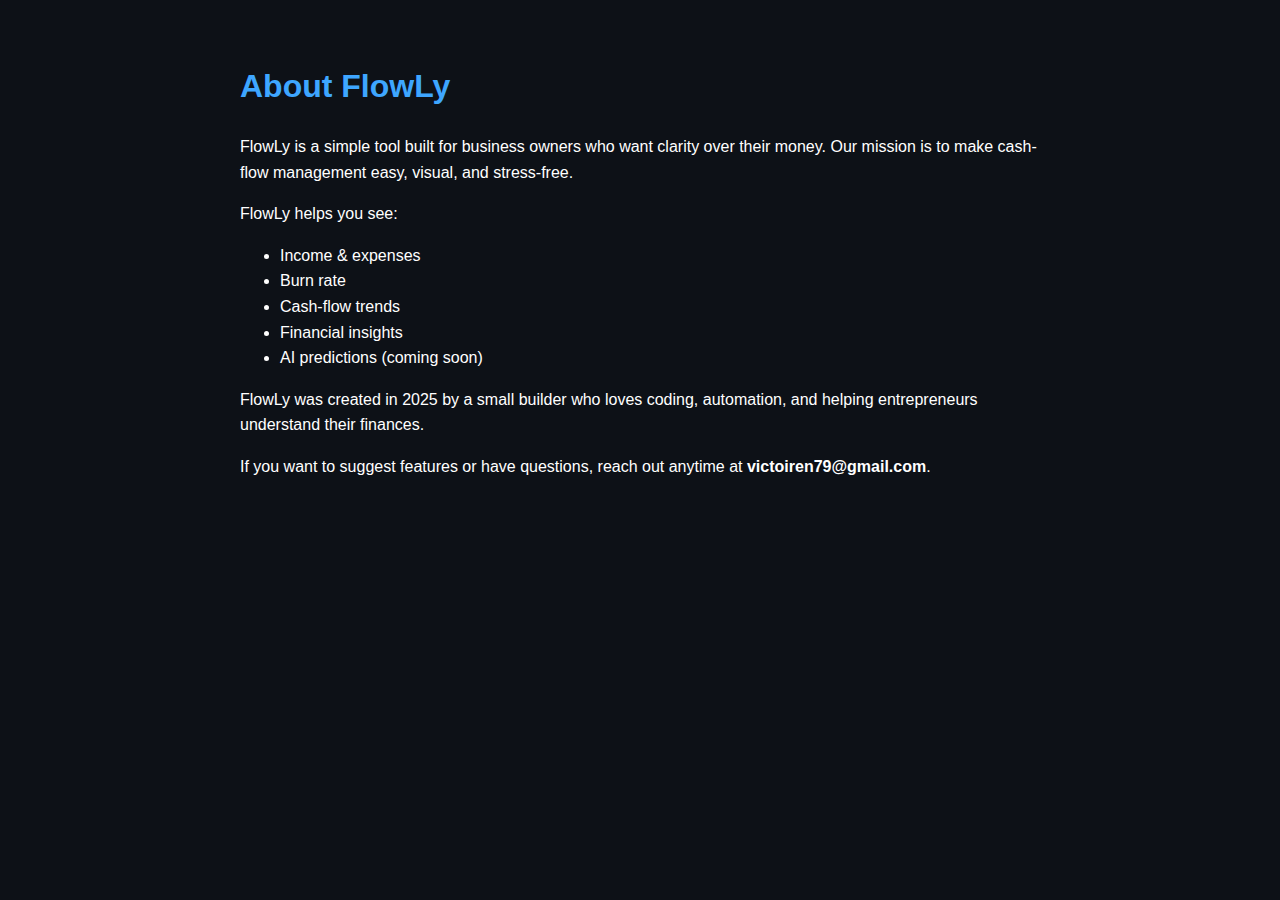
<file: about.html>
<!DOCTYPE html>
<html lang="en">
<head>
  <meta charset="UTF-8" />
  <meta name="viewport" content="width=device-width, initial-scale=1.0" />
  <title>About FlowLy</title>
  <style>
    body { font-family: Arial, sans-serif; line-height: 1.6; padding: 40px; max-width: 800px; margin: auto; color: #fff; background: #0d1117; }
    h1 { color: #3ea6ff; }
    ul { margin-top: 10px; }
  </style>
</head>
<body>

<h1>About FlowLy</h1>

<p>FlowLy is a simple tool built for business owners who want clarity over their money. Our mission is to make cash-flow management easy, visual, and stress-free.</p>

<p>FlowLy helps you see:</p>
<ul>
  <li>Income & expenses</li>
  <li>Burn rate</li>
  <li>Cash-flow trends</li>
  <li>Financial insights</li>
  <li>AI predictions (coming soon)</li>
</ul>

<p>FlowLy was created in 2025 by a small builder who loves coding, automation, and helping entrepreneurs understand their finances.</p>

<p>If you want to suggest features or have questions, reach out anytime at <strong>victoiren79@gmail.com</strong>.</p>

</body>
</html>
</file>
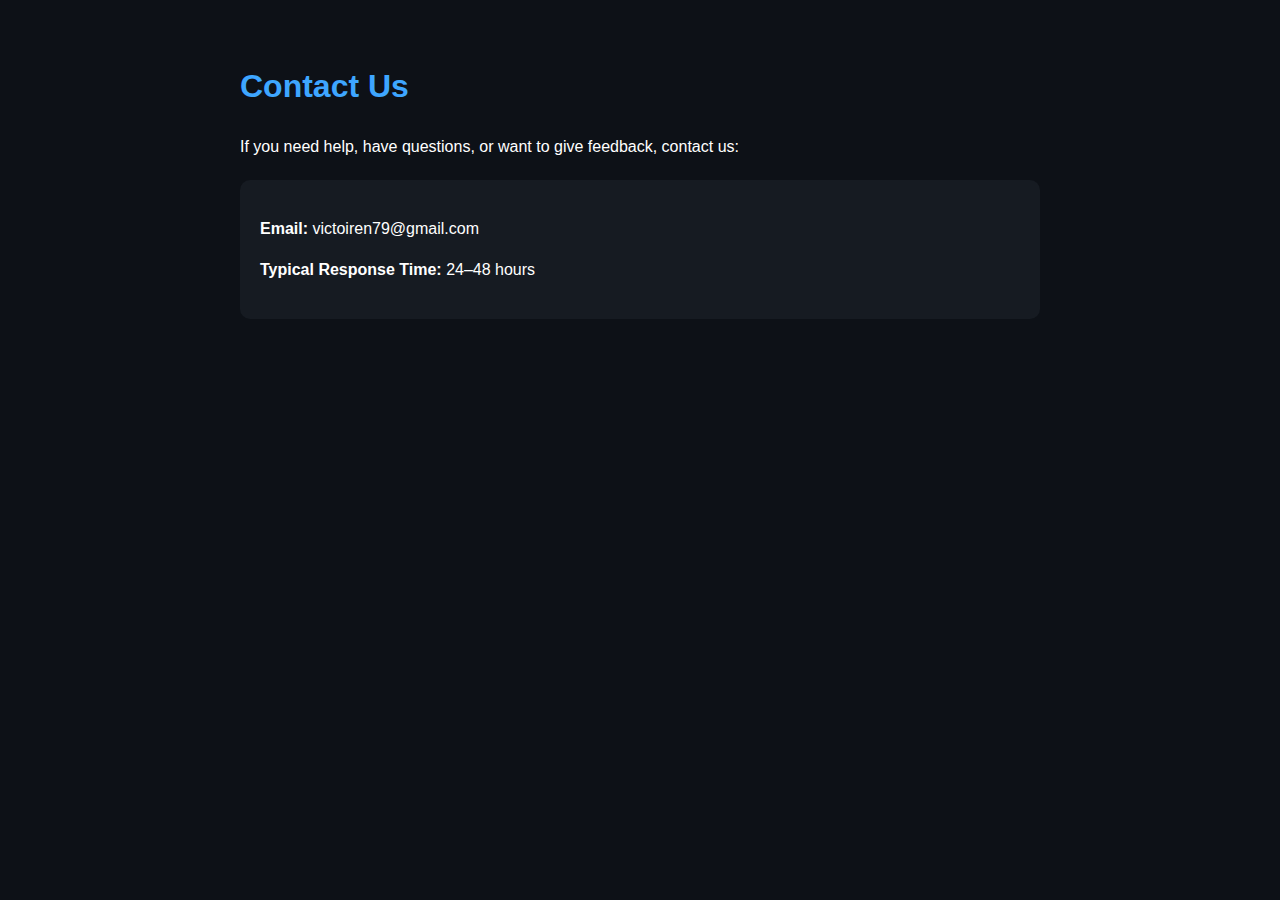
<file: contact.html>
<!DOCTYPE html>
<html lang="en">
<head>
  <meta charset="UTF-8" />
  <meta name="viewport" content="width=device-width, initial-scale=1.0" />
  <title>Contact - FlowLy</title>
  <style>
    body { font-family: Arial, sans-serif; line-height: 1.6; padding: 40px; max-width: 800px; margin: auto; color: #fff; background: #0d1117; }
    h1 { color: #3ea6ff; }
    .box { background: #161b22; padding: 20px; border-radius: 10px; margin-top: 20px; }
  </style>
  <link rel="icon" type="image/png" href="/favicon.png">

</head>
<body>

<h1>Contact Us</h1>

<p>If you need help, have questions, or want to give feedback, contact us:</p>

<div class="box">
  <p><strong>Email:</strong> victoiren79@gmail.com</p>
  <p><strong>Typical Response Time:</strong> 24–48 hours</p>
</div>

</body>
</html>
</file>
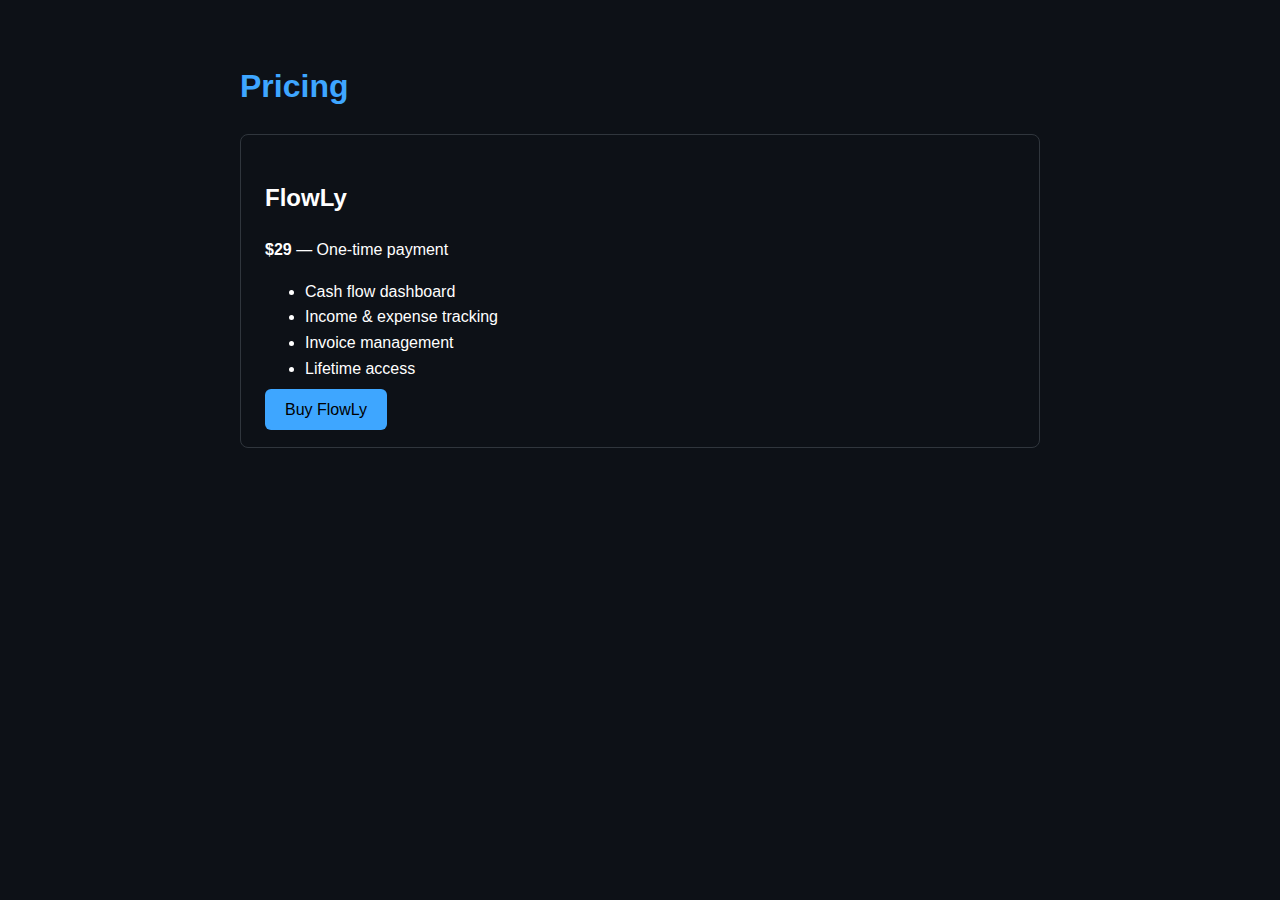
<file: pricing.html>
<!DOCTYPE html>
<html lang="en">
<head>
  <meta charset="UTF-8" />
  <meta name="viewport" content="width=device-width, initial-scale=1.0" />
  <title>Pricing - FlowLy</title>
  <link rel="icon" type="image/png" href="/favicon.png">

  <style>
    body { font-family: Arial, sans-serif; line-height: 1.6; padding: 40px; max-width: 800px; margin: auto; color: #fff; background: #0d1117; }
    h1 { color: #3ea6ff; }
    .card { border: 1px solid #30363d; padding: 24px; border-radius: 8px; }
    .btn { margin-top: 20px; padding: 12px 20px; background: #3ea6ff; color: #000; border: none; border-radius: 6px; cursor: pointer; text-decoration: none;}
  </style>
</head>
<body>

<h1>Pricing</h1>

<div class="card">
  <h2>FlowLy</h2>
  <p><strong>$29</strong> — One-time payment</p>
  <ul>
    <li>Cash flow dashboard</li>
    <li>Income & expense tracking</li>
    <li>Invoice management</li>
    <li>Lifetime access</li>
  </ul>

  <a href="login.html" class="btn">Buy FlowLy</a>
</div>

</body>
</html>
</file>
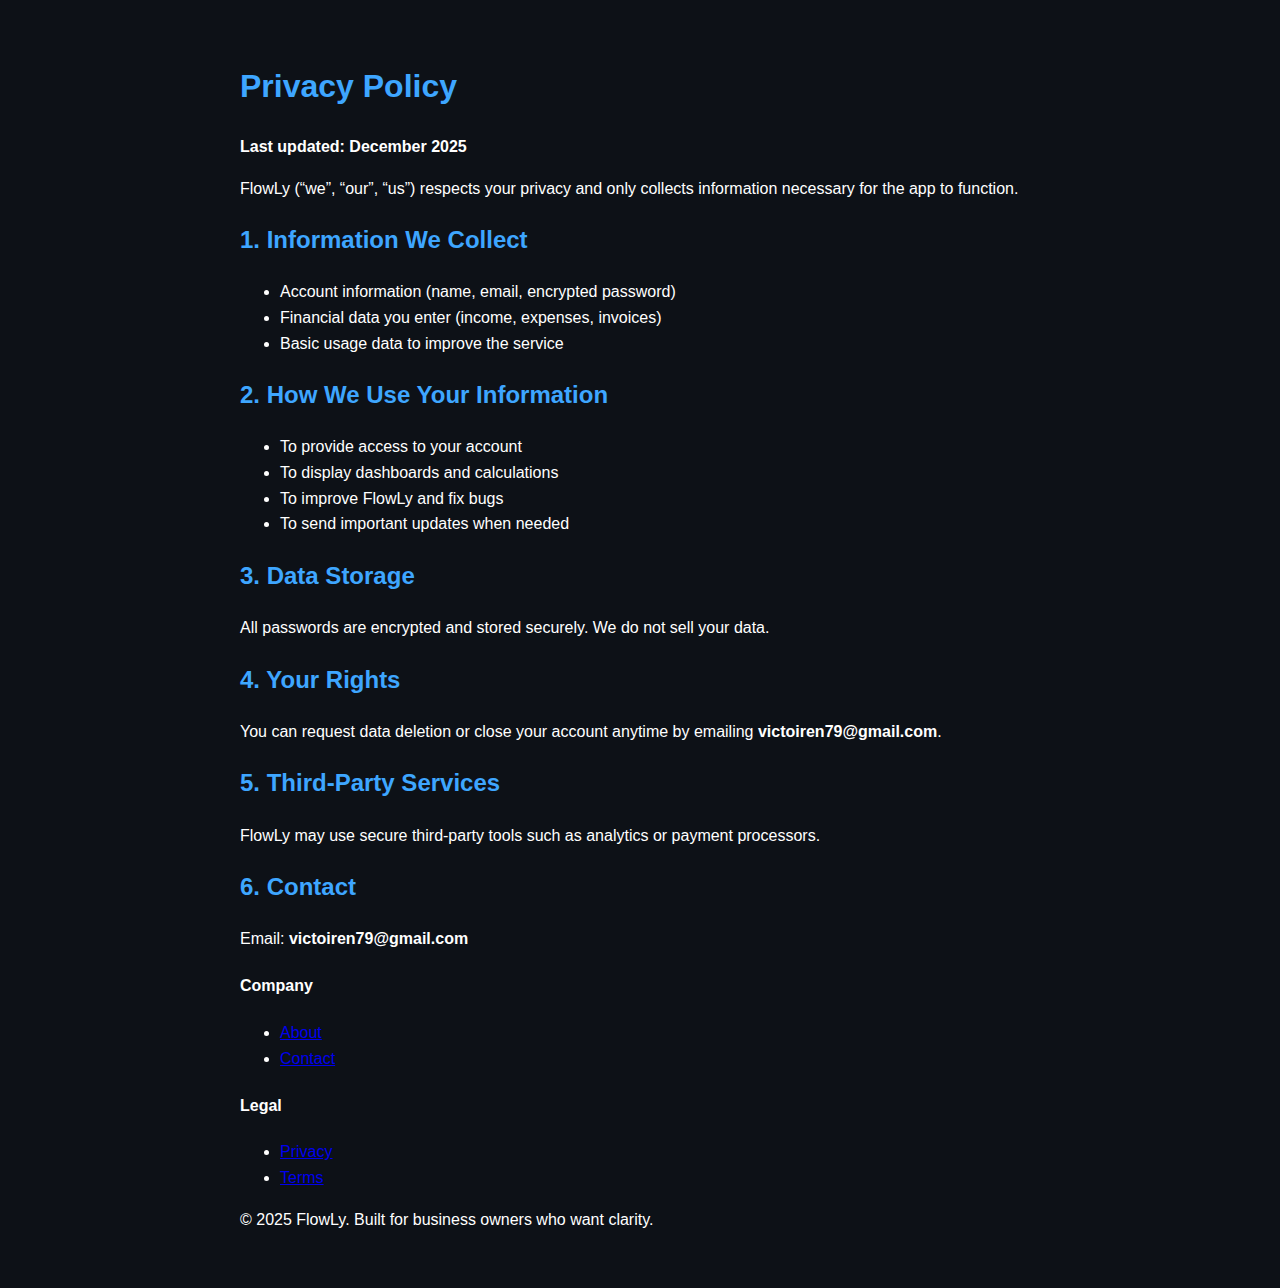
<file: privacy.html>
<!DOCTYPE html>
<html lang="en">
<head>
  <meta charset="UTF-8" />
  <meta name="viewport" content="width=device-width, initial-scale=1.0" />
  <title>Privacy Policy - FlowLy</title>
  <style>
    body { font-family: Arial, sans-serif; line-height: 1.6; padding: 40px; max-width: 800px; margin: auto; color: #fff; background: #0d1117; }
    h1, h2 { color: #3ea6ff; }
  </style>
</head>
<body>

<h1>Privacy Policy</h1>
<p><strong>Last updated: December 2025</strong></p>

<p>FlowLy (“we”, “our”, “us”) respects your privacy and only collects information necessary for the app to function.</p>

<h2>1. Information We Collect</h2>
<ul>
  <li>Account information (name, email, encrypted password)</li>
  <li>Financial data you enter (income, expenses, invoices)</li>
  <li>Basic usage data to improve the service</li>
</ul>

<h2>2. How We Use Your Information</h2>
<ul>
  <li>To provide access to your account</li>
  <li>To display dashboards and calculations</li>
  <li>To improve FlowLy and fix bugs</li>
  <li>To send important updates when needed</li>
</ul>

<h2>3. Data Storage</h2>
<p>All passwords are encrypted and stored securely. We do not sell your data.</p>

<h2>4. Your Rights</h2>
<p>You can request data deletion or close your account anytime by emailing <strong>victoiren79@gmail.com</strong>.</p>

<h2>5. Third-Party Services</h2>
<p>FlowLy may use secure third-party tools such as analytics or payment processors.</p>

<h2>6. Contact</h2>
<p>Email: <strong>victoiren79@gmail.com</strong></p>

<footer>
  <div class="container">
    <div class="footer-content">
      <div class="footer-section">
        <h4>Company</h4>
        <ul>
          <li><a href="about.html">About</a></li>
          <li><a href="contact.html">Contact</a></li>
        </ul>
      </div>
      <div class="footer-section">
        <h4>Legal</h4>
        <ul>
          <li><a href="privacy.html">Privacy</a></li>
          <li><a href="terms.html">Terms</a></li>
        </ul>
      </div>
    </div>
    <div class="footer-bottom">
      <p>&copy; 2025 FlowLy. Built for business owners who want clarity.</p>
    </div>
  </div>
</footer>

</body>
</html>
</file>
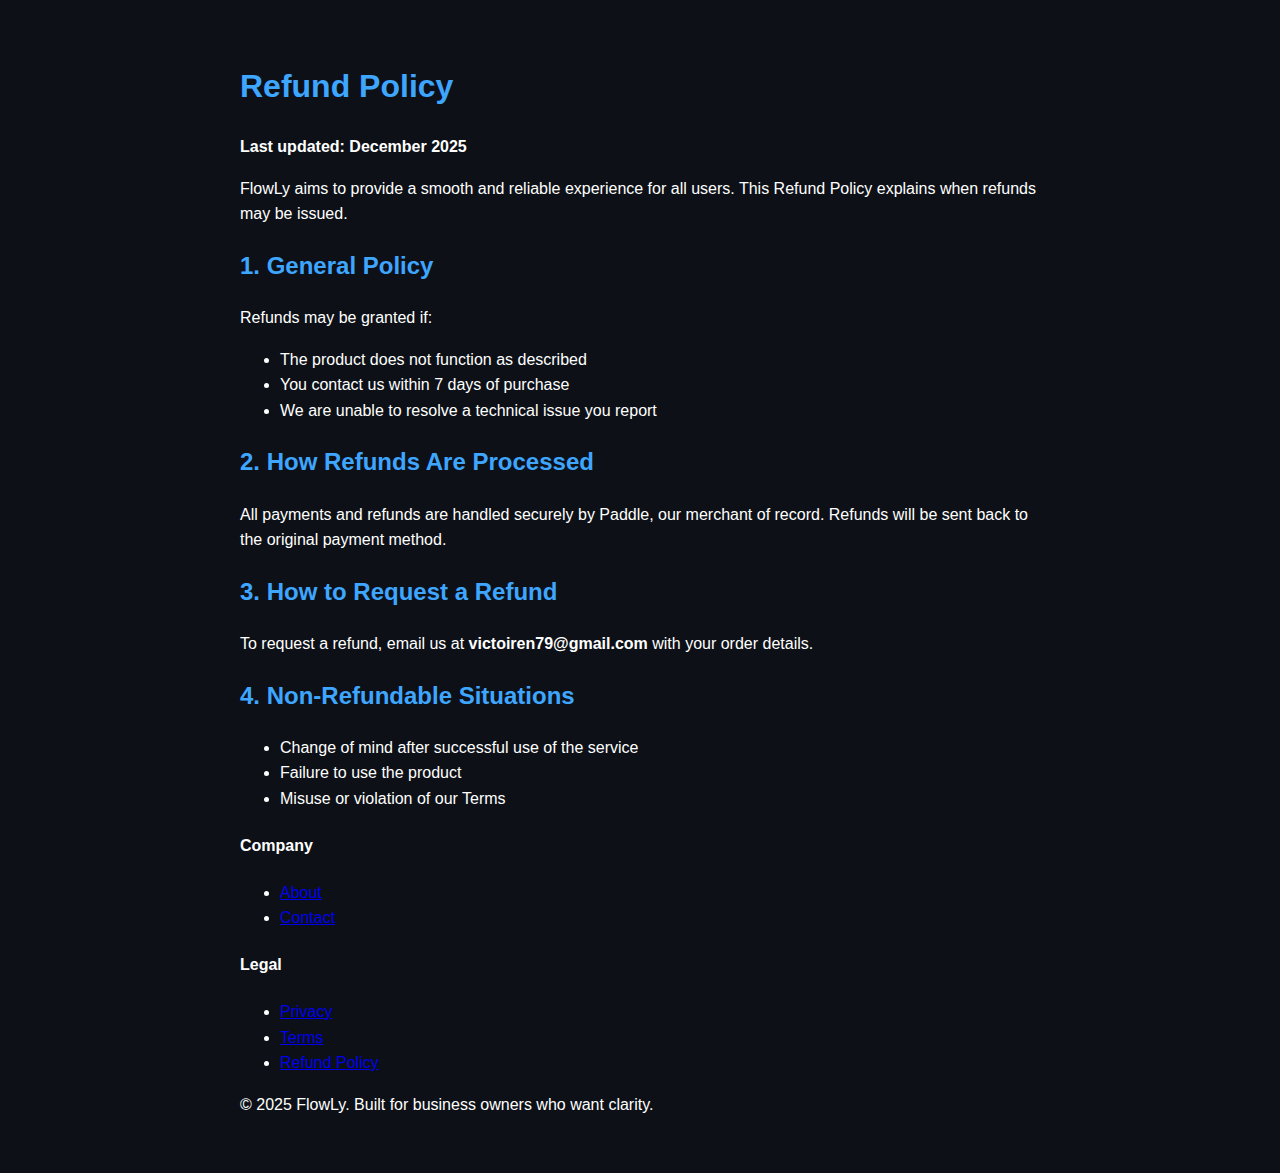
<file: refund-policy.html>
<!DOCTYPE html>
<html lang="en">
<head>
  <meta charset="UTF-8" />
  <meta name="viewport" content="width=device-width, initial-scale=1.0" />
  <title>Refund Policy - FlowLy</title>
  <style>
    body { font-family: Arial, sans-serif; line-height: 1.6; padding: 40px; max-width: 800px; margin: auto; color: #fff; background: #0d1117; }
    h1, h2 { color: #3ea6ff; }
  </style>
</head>
<body>

<h1>Refund Policy</h1>
<p><strong>Last updated: December 2025</strong></p>

<p>FlowLy aims to provide a smooth and reliable experience for all users.  
This Refund Policy explains when refunds may be issued.</p>

<h2>1. General Policy</h2>
<p>Refunds may be granted if:</p>
<ul>
  <li>The product does not function as described</li>
  <li>You contact us within 7 days of purchase</li>
  <li>We are unable to resolve a technical issue you report</li>
</ul>

<h2>2. How Refunds Are Processed</h2>
<p>All payments and refunds are handled securely by Paddle, our merchant of record.  
Refunds will be sent back to the original payment method.</p>

<h2>3. How to Request a Refund</h2>
<p>To request a refund, email us at <strong>victoiren79@gmail.com</strong> with your order details.</p>

<h2>4. Non-Refundable Situations</h2>
<ul>
  <li>Change of mind after successful use of the service</li>
  <li>Failure to use the product</li>
  <li>Misuse or violation of our Terms</li>
</ul>

<footer>
  <div class="container">
    <div class="footer-content">
      <div class="footer-section">
        <h4>Company</h4>
        <ul>
          <li><a href="about.html">About</a></li>
          <li><a href="contact.html">Contact</a></li>
        </ul>
      </div>
      <div class="footer-section">
        <h4>Legal</h4>
        <ul>
          <li><a href="privacy.html">Privacy</a></li>
          <li><a href="terms.html">Terms</a></li>
          <li><a href="refund-policy.html">Refund Policy</a></li>
        </ul>
      </div>
    </div>
    <div class="footer-bottom">
      <p>&copy; 2025 FlowLy. Built for business owners who want clarity.</p>
    </div>
  </div>
</footer>

</body>
</html>
</file>
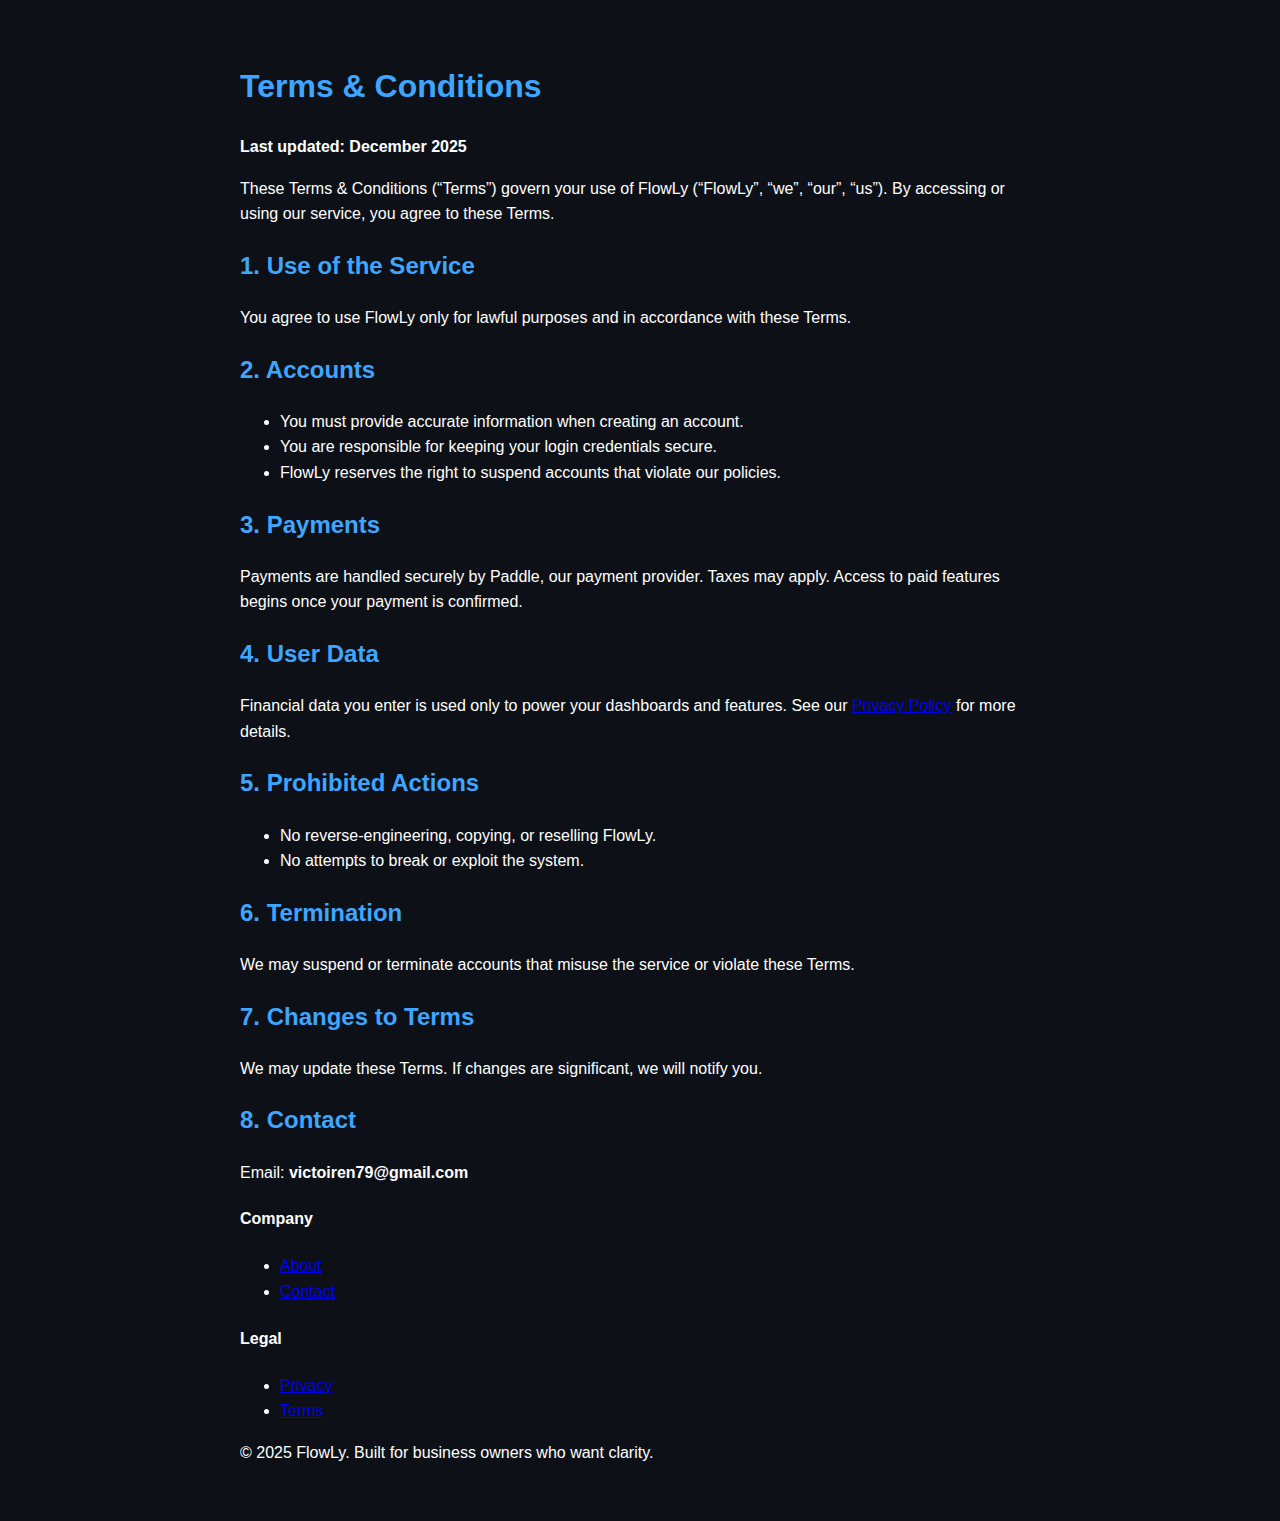
<file: terms.html>
<!DOCTYPE html>
<html lang="en">
<head>
  <meta charset="UTF-8" />
  <meta name="viewport" content="width=device-width, initial-scale=1.0" />
  <title>Terms & Conditions - FlowLy</title>
  <link rel="icon" type="image/png" href="/favicon.png">
  <style>
    body { font-family: Arial, sans-serif; line-height: 1.6; padding: 40px; max-width: 800px; margin: auto; color: #fff; background: #0d1117; }
    h1, h2 { color: #3ea6ff; }
  </style>
</head>
<body>

<h1>Terms & Conditions</h1>
<p><strong>Last updated: December 2025</strong></p>

<p>These Terms & Conditions (“Terms”) govern your use of FlowLy (“FlowLy”, “we”, “our”, “us”).  
By accessing or using our service, you agree to these Terms.</p>

<h2>1. Use of the Service</h2>
<p>You agree to use FlowLy only for lawful purposes and in accordance with these Terms.</p>

<h2>2. Accounts</h2>
<ul>
  <li>You must provide accurate information when creating an account.</li>
  <li>You are responsible for keeping your login credentials secure.</li>
  <li>FlowLy reserves the right to suspend accounts that violate our policies.</li>
</ul>

<h2>3. Payments</h2>
<p>Payments are handled securely by Paddle, our payment provider. Taxes may apply.  
Access to paid features begins once your payment is confirmed.</p>

<h2>4. User Data</h2>
<p>Financial data you enter is used only to power your dashboards and features.  
See our <a href="privacy.html">Privacy Policy</a> for more details.</p>

<h2>5. Prohibited Actions</h2>
<ul>
  <li>No reverse-engineering, copying, or reselling FlowLy.</li>
  <li>No attempts to break or exploit the system.</li>
</ul>

<h2>6. Termination</h2>
<p>We may suspend or terminate accounts that misuse the service or violate these Terms.</p>

<h2>7. Changes to Terms</h2>
<p>We may update these Terms. If changes are significant, we will notify you.</p>

<h2>8. Contact</h2>
<p>Email: <strong>victoiren79@gmail.com</strong></p>

<footer>
  <div class="container">
    <div class="footer-content">
      <div class="footer-section">
        <h4>Company</h4>
        <ul>
          <li><a href="about.html">About</a></li>
          <li><a href="contact.html">Contact</a></li>
        </ul>
      </div>
      <div class="footer-section">
        <h4>Legal</h4>
        <ul>
          <li><a href="privacy.html">Privacy</a></li>
          <li><a href="terms.html">Terms</a></li>
        </ul>
      </div>
    </div>
    <div class="footer-bottom">
      <p>&copy; 2025 FlowLy. Built for business owners who want clarity.</p>
    </div>
  </div>
</footer>

</body>
</html>
</file>
